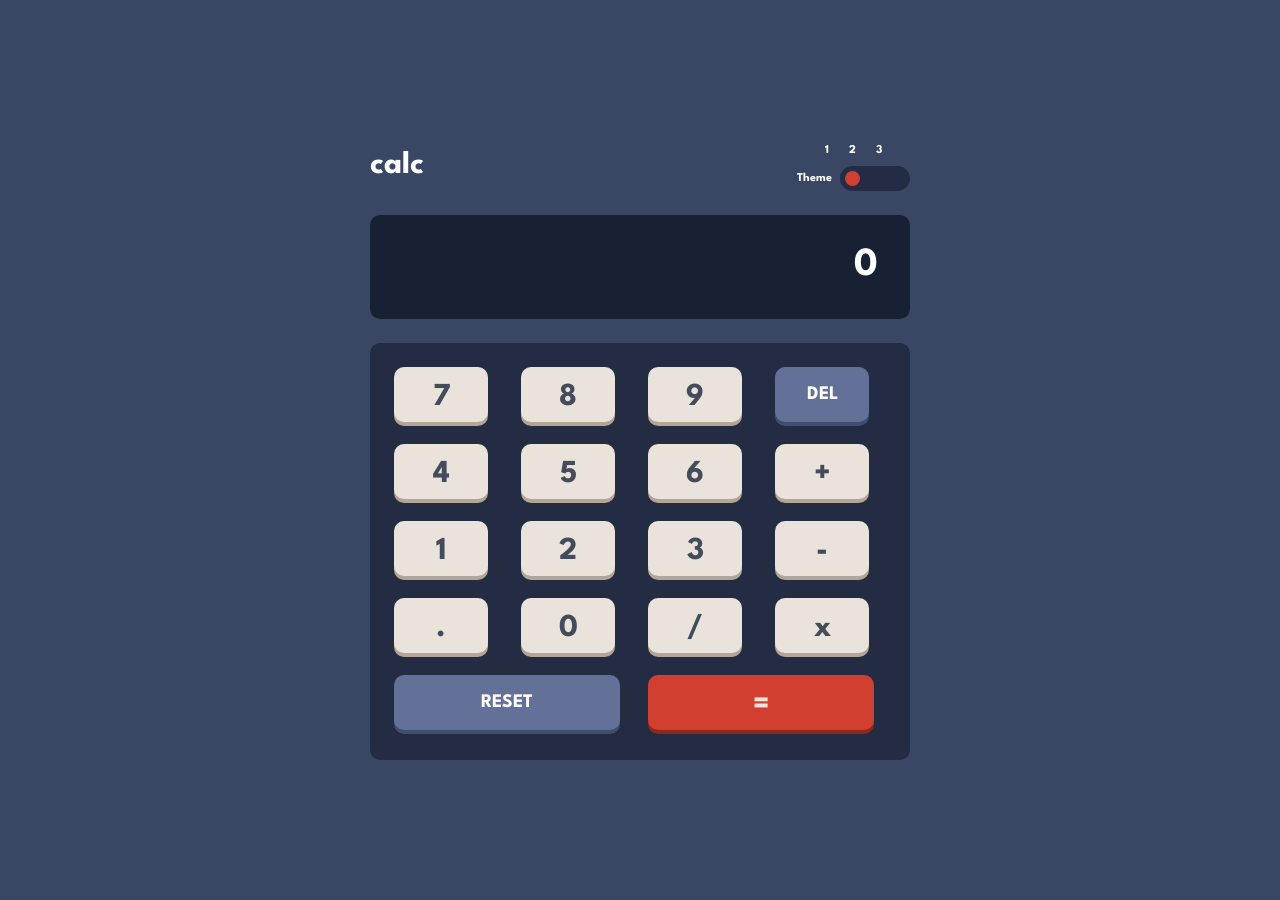
<file: calculator/code/index.html>
<!DOCTYPE html>
<html lang="en">
  <head>
    <meta charset="UTF-8" />
    <meta name="viewport" content="width=device-width, initial-scale=1.0" />
    <link
      rel="icon"
      type="image/png"
      sizes="32x32"
      href="../images/favicon-32x32.png"
    />
    <link rel="stylesheet" href="style.css" />

    <title>Frontend Mentor | Calculator app</title>
  </head>
  <body>
    <div class="calculator">
      <div class="calculator__header">
        <h1 class="calculator__title">calc</h1>
        <div class="theme-switcher">
          <div class="theme-switcher__options">
            <div class="theme-switcher__numbers">
              <span class="theme-switcher__number">1</span>
              <span class="theme-switcher__number">2</span>
              <span class="theme-switcher__number">3</span>
            </div>
            <div style="display: flex; align-items: center; gap: 8px">
            <span class="theme-switcher__label">Theme</span>
            <div class="theme-switcher__toggle">
              <div class="theme-switcher__toggle-ball"></div>
            </div>
          </div>
          </div>
        </div>
      </div>
      <div class="calculator__display">0</div>
      <div class="calculator__keypad">
        <button class="calculator__key calculator__key--num">7</button>
        <button class="calculator__key calculator__key--num">8</button>
        <button class="calculator__key calculator__key--num">9</button>
        <button class="calculator__key calculator__key--del">DEL</button>
        <button class="calculator__key calculator__key--num">4</button>
        <button class="calculator__key calculator__key--num">5</button>
        <button class="calculator__key calculator__key--num">6</button>
        <button class="calculator__key calculator__key--op">+</button>
        <button class="calculator__key calculator__key--num">1</button>
        <button class="calculator__key calculator__key--num">2</button>
        <button class="calculator__key calculator__key--num">3</button>
        <button class="calculator__key calculator__key--op">-</button>
        <button class="calculator__key calculator__key--num">.</button>
        <button class="calculator__key calculator__key--num">0</button>
        <button class="calculator__key calculator__key--op">/</button>
        <button class="calculator__key calculator__key--op">x</button>
        <button class="calculator__key calculator__key--reset">RESET</button>
        <button class="calculator__key calculator__key--equals">=</button>
      </div>
    </div>
    <script src="main.js"></script>
  </body>
</html>
</file>
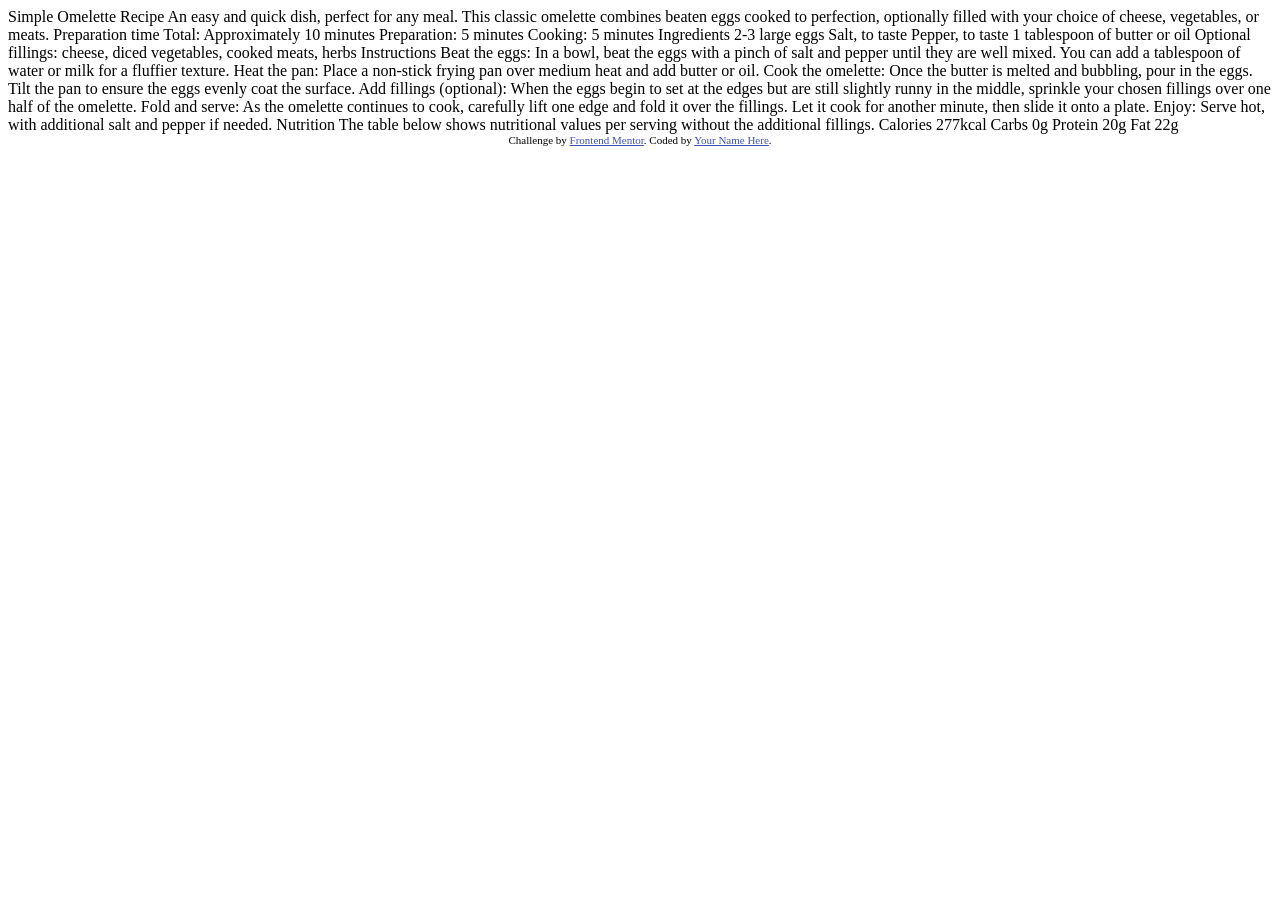
<file: recipe-page-main/recipe-page-main/index.html>
<!DOCTYPE html>
<html lang="en">
<head>
  <meta charset="UTF-8">
  <meta name="viewport" content="width=device-width, initial-scale=1.0"> <!-- displays site properly based on user's device -->

  <link rel="icon" type="image/png" sizes="32x32" href="./assets/images/favicon-32x32.png">
  
  <title>Frontend Mentor | Recipe page</title>

  <!-- Feel free to remove these styles or customise in your own stylesheet 👍 -->
  <style>
    .attribution { font-size: 11px; text-align: center; }
    .attribution a { color: hsl(228, 45%, 44%); }
  </style>
</head>
<body>

  Simple Omelette Recipe

  An easy and quick dish, perfect for any meal. This classic omelette combines beaten eggs cooked 
  to perfection, optionally filled with your choice of cheese, vegetables, or meats.

  Preparation time

  Total: Approximately 10 minutes
  Preparation: 5 minutes
  Cooking: 5 minutes

  Ingredients

  2-3 large eggs
  Salt, to taste
  Pepper, to taste
  1 tablespoon of butter or oil
  Optional fillings: cheese, diced vegetables, cooked meats, herbs

  Instructions

  Beat the eggs: In a bowl, beat the eggs with a pinch of salt and pepper until they are well mixed. 
  You can add a tablespoon of water or milk for a fluffier texture.

  Heat the pan: Place a non-stick frying pan over medium heat and add butter or oil.

  Cook the omelette: Once the butter is melted and bubbling, pour in the eggs. Tilt the pan to ensure 
  the eggs evenly coat the surface.

  Add fillings (optional): When the eggs begin to set at the edges but are still slightly runny in the 
  middle, sprinkle your chosen fillings over one half of the omelette.

  Fold and serve: As the omelette continues to cook, carefully lift one edge and fold it over the 
  fillings. Let it cook for another minute, then slide it onto a plate.

  Enjoy: Serve hot, with additional salt and pepper if needed.

  Nutrition

  The table below shows nutritional values per serving without the additional fillings.

  Calories
  277kcal

  Carbs
  0g

  Protein
  20g

  Fat
  22g
  
  <div class="attribution">
    Challenge by <a href="https://www.frontendmentor.io?ref=challenge" target="_blank">Frontend Mentor</a>. 
    Coded by <a href="#">Your Name Here</a>.
  </div>
</body>
</html>
</file>
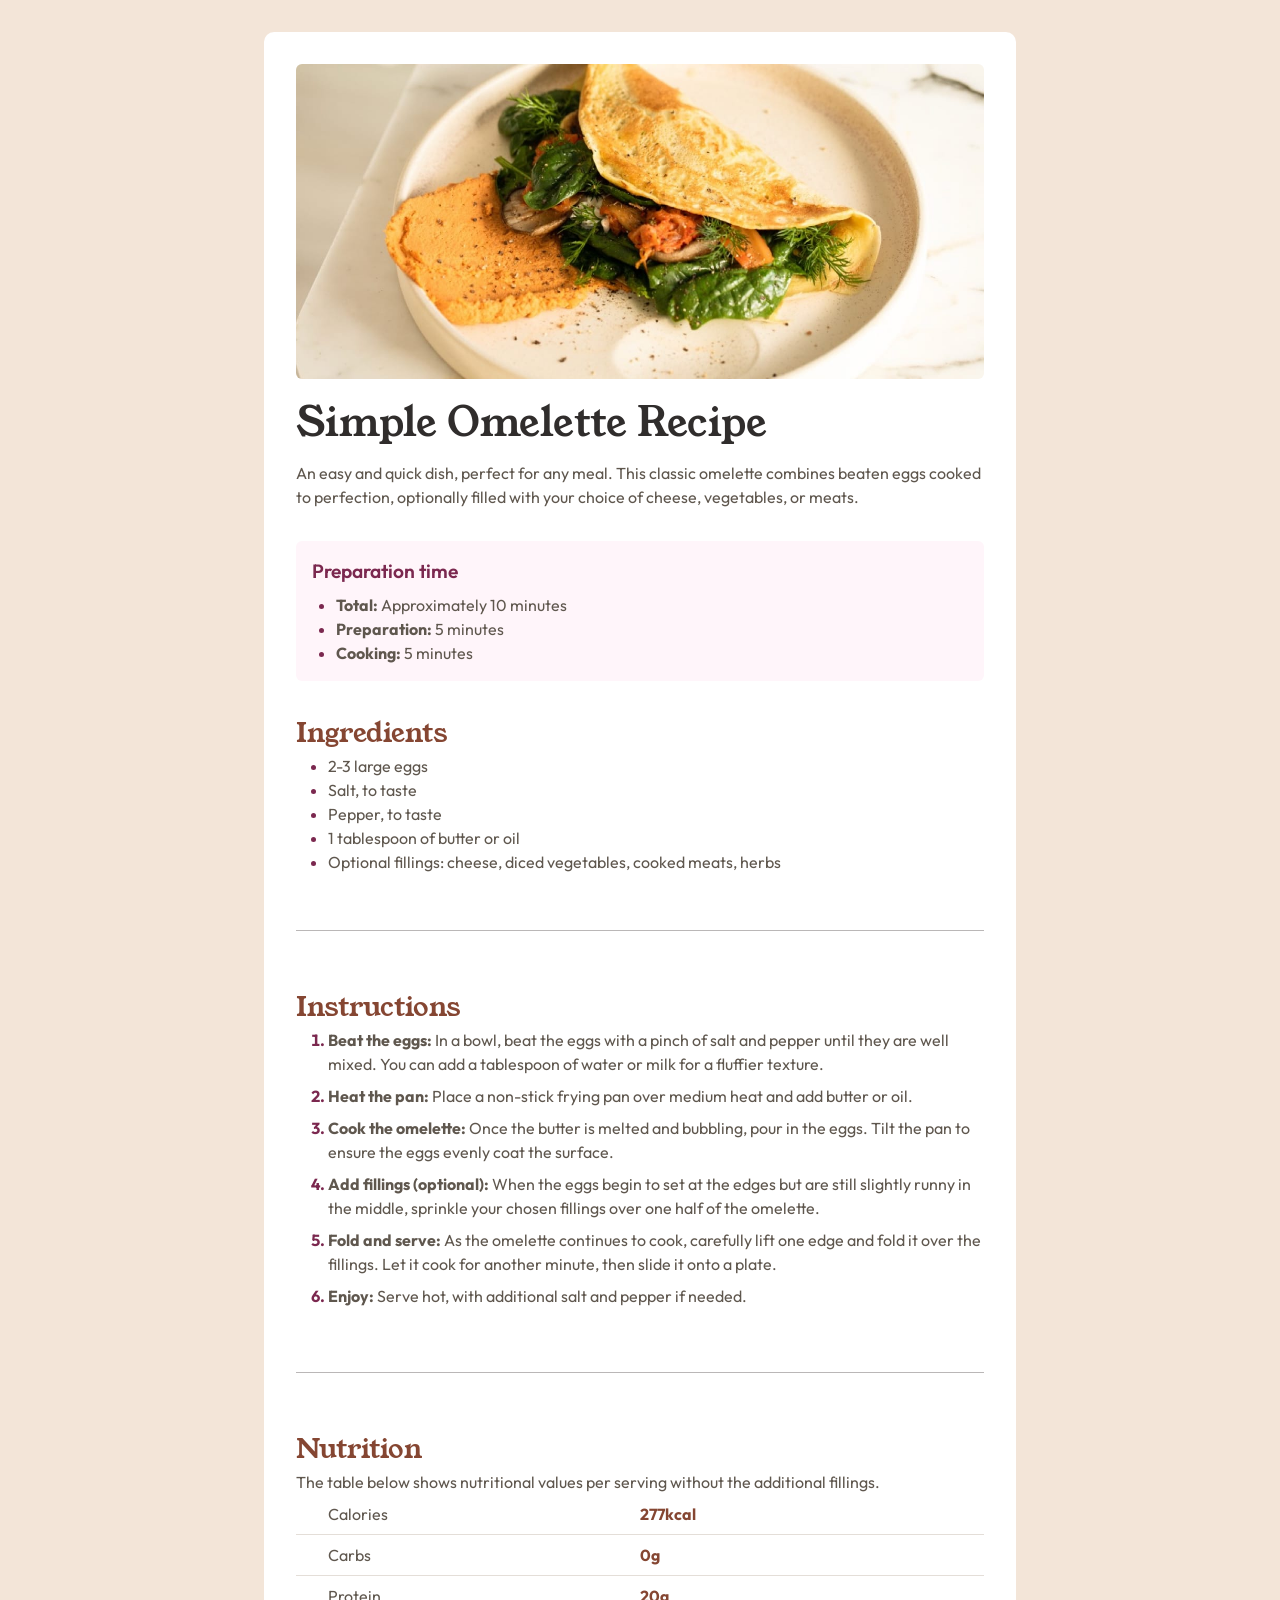
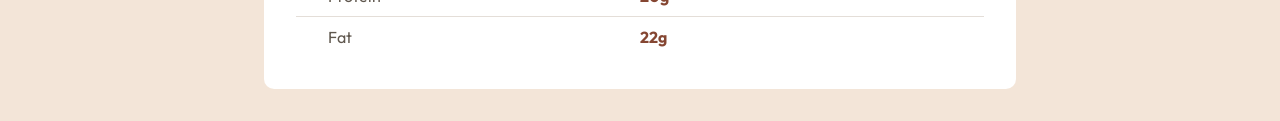
<file: recipe-page-main/recipe-page-main/design-with-BEM/index.html>
<!--
<!DOCTYPE html>
<html lang="en">
<head>
    <meta charset="UTF-8">
    <meta name="viewport" content="width=device-width, initial-scale=1.0">
    <title>Simple Omelette Recipe</title>
    <link rel="stylesheet" href="index.css">
</head>
<body>
    <div class="recipe">
        <header class="recipe__header">
            <img src="../assets/images/image-omelette.jpeg" alt="Image of Simple Omelette" class="recipe__image">
            <h1 class="recipe__title">Simple Omelette Recipe</h1>
            <p class="recipe__description">An easy and quick dish, perfect for any meal. This classic omelette combines beaten eggs cooked to perfection, optionally filled with your choice of cheese, vegetables, or meats.</p>
        </header>

        <section class="recipe__prep-time prep-time">
            <h2 class="prep-time__title">Preparation time</h2>
            <ul class="prep-time__list">
                <li class="prep-time__item"><strong>Total:</strong> Approximately 10 minutes</li>
                <li class="prep-time__item"><strong>Preparation:</strong> 5 minutes</li>
                <li class="prep-time__item"><strong>Cooking:</strong> 5 minutes</li>
            </ul>
        </section>

        <section class="recipe__ingredients ingredients">
            <h2 class="ingredients__title">Ingredients</h2>
            <ul class="ingredients__list">
                <li class="ingredients__item">2-3 large eggs</li>
                <li class="ingredients__item">Salt, to taste</li>
                <li class="ingredients__item">Pepper, to taste</li>
                <li class="ingredients__item">1 tablespoon of butter or oil</li>
                <li class="ingredients__item">Optional fillings: cheese, diced vegetables, cooked meats, herbs</li>
            </ul>
        </section>

        <hr>

        <section class="recipe__instructions instructions">
            <h2 class="instructions__title">Instructions</h2>
            <ol class="instructions__list">
                <li class="instructions__item"><strong>Beat the eggs:</strong> In a bowl, beat the eggs with a pinch of salt and pepper until they are well mixed. You can add a tablespoon of water or milk for a fluffier texture.</li>
                <li class="instructions__item"><strong>Heat the pan:</strong> Place a non-stick frying pan over medium heat and add butter or oil.</li>
                <li class="instructions__item"><strong>Cook the omelette:</strong> Once the butter is melted and bubbling, pour in the eggs. Tilt the pan to ensure the eggs evenly coat the surface.</li>
                <li class="instructions__item"><strong>Add fillings (optional):</strong> When the eggs begin to set at the edges but are still slightly runny in the middle, sprinkle your chosen fillings over one half of the omelette.</li>
                <li class="instructions__item"><strong>Fold and serve:</strong> As the omelette continues to cook, carefully lift one edge and fold it over the fillings. Let it cook for another minute, then slide it onto a plate.</li>
                <li class="instructions__item"><strong>Enjoy:</strong> Serve hot, with additional salt and pepper if needed.</li>
            </ol>
        </section>

        <hr>

        <section class="recipe__nutrition nutrition">
            <h2 class="nutrition__title">Nutrition</h2>
            <p class="nutrition__description">The table below shows nutritional values per serving without the additional fillings.</p>
            <div class="nutrition__item">
                <span class="nutrition__label">Calories</span>
                <span class="nutrition__value">277kcal</span>
            </div>
            <div class="nutrition__item">
                <span class="nutrition__label">Carbs</span>
                <span class="nutrition__value">0g</span>
            </div>
            <div class="nutrition__item">
                <span class="nutrition__label">Protein</span>
                <span class="nutrition__value">20g</span>
            </div>
            <div class="nutrition__item--last">
                <span class="nutrition__label">Fat</span>
                <span class="nutrition__value">22g</span>
            </div>            
        </section>
    </div>
</body>
</html> -->

<!-- New -->
<!DOCTYPE html>
<html lang="en">
<head>
    <meta charset="UTF-8">
    <meta name="viewport" content="width=device-width, initial-scale=1.0">
    <title>Simple Omelette Recipe</title>
    <link rel="stylesheet" href="index.css">
</head>
<body>
    <div class="recipe">
        <header class="recipe__header">
            <img src="../assets/images/image-omelette.jpeg" alt="Image of Simple Omelette" class="recipe__image">
            <h1 class="recipe__title">Simple Omelette Recipe</h1>
            <p class="recipe__description">An easy and quick dish, perfect for any meal. This classic omelette combines beaten eggs cooked to perfection, optionally filled with your choice of cheese, vegetables, or meats.</p>
        </header>

        <section class="recipe__prep-time">
            <h2 class="prep-time__title">Preparation time</h2>
            <ul class="prep-time__list">
                <li class="prep-time__item"><strong>Total:</strong> Approximately 10 minutes</li>
                <li class="prep-time__item"><strong>Preparation:</strong> 5 minutes</li>
                <li class="prep-time__item"><strong>Cooking:</strong> 5 minutes</li>
            </ul>
        </section>

        <section class="recipe__ingredients">
            <h2 class="ingredients__title">Ingredients</h2>
            <ul class="ingredients__list">
                <li class="ingredients__item">2-3 large eggs</li>
                <li class="ingredients__item">Salt, to taste</li>
                <li class="ingredients__item">Pepper, to taste</li>
                <li class="ingredients__item">1 tablespoon of butter or oil</li>
                <li class="ingredients__item">Optional fillings: cheese, diced vegetables, cooked meats, herbs</li>
            </ul>
        </section>

        <div class="recipe__separator"></div>

        <section class="recipe__instructions">
            <h2 class="instructions__title">Instructions</h2>
            <ol class="instructions__list">
                <li class="instructions__item"><strong>Beat the eggs:</strong> In a bowl, beat the eggs with a pinch of salt and pepper until they are well mixed. You can add a tablespoon of water or milk for a fluffier texture.</li>
                <li class="instructions__item"><strong>Heat the pan:</strong> Place a non-stick frying pan over medium heat and add butter or oil.</li>
                <li class="instructions__item"><strong>Cook the omelette:</strong> Once the butter is melted and bubbling, pour in the eggs. Tilt the pan to ensure the eggs evenly coat the surface.</li>
                <li class="instructions__item"><strong>Add fillings (optional):</strong> When the eggs begin to set at the edges but are still slightly runny in the middle, sprinkle your chosen fillings over one half of the omelette.</li>
                <li class="instructions__item"><strong>Fold and serve:</strong> As the omelette continues to cook, carefully lift one edge and fold it over the fillings. Let it cook for another minute, then slide it onto a plate.</li>
                <li class="instructions__item"><strong>Enjoy:</strong> Serve hot, with additional salt and pepper if needed.</li>
            </ol>
        </section>

        <div class="recipe__separator"></div>

        <section class="recipe__nutrition">
            <h2 class="nutrition__title">Nutrition</h2>
            <p class="nutrition__description">The table below shows nutritional values per serving without the additional fillings.</p>
            <div class="nutrition__item">
                <span class="nutrition__label">Calories</span>
                <span class="nutrition__value">277kcal</span>
            </div>
            <div class="nutrition__item">
                <span class="nutrition__label">Carbs</span>
                <span class="nutrition__value">0g</span>
            </div>
            <div class="nutrition__item">
                <span class="nutrition__label">Protein</span>
                <span class="nutrition__value">20g</span>
            </div>
            <div class="nutrition__item nutrition__item--last">
                <span class="nutrition__label">Fat</span>
                <span class="nutrition__value">22g</span>
            </div>            
        </section>
    </div>
</body>
</html>
</file>
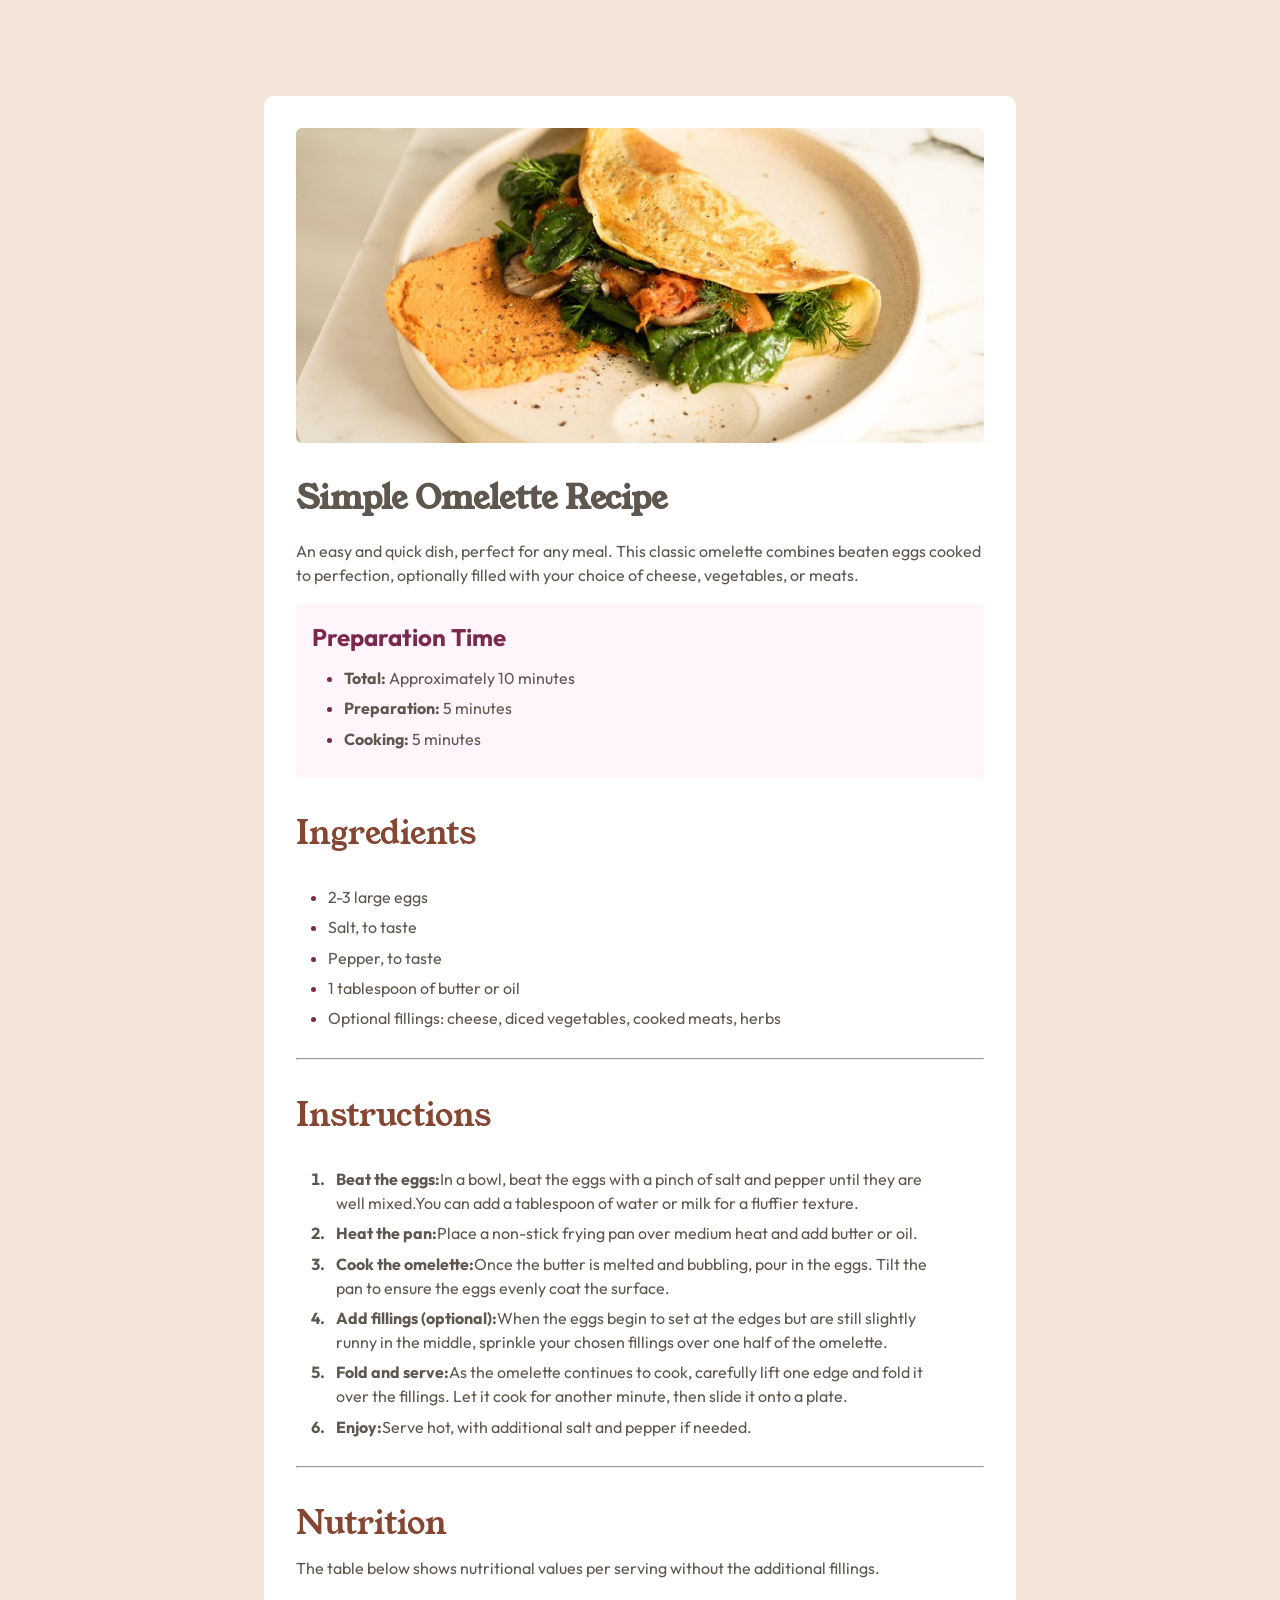
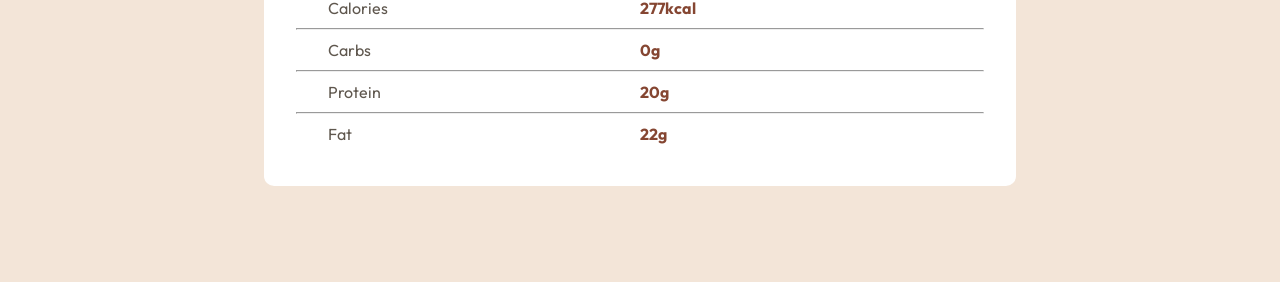
<file: recipe-page-main/recipe-page-main/design/index.html>
<!DOCTYPE html>
<html lang="en">
<head>
  <meta charset="UTF-8">
  <meta name="viewport" content="width=device-width, initial-scale=1.0">
  <title>Frontend Mentor | Recipe page</title>
  <link rel="stylesheet" href="style.css">
</head>
<body>
  <main>
    <div class="recipe-box">
      <img src="../assets/images/image-omelette.jpeg" alt="">
      <div class="first">
        <h1>Simple Omelette Recipe</h1>
      <p>
        An easy and quick dish, perfect for any meal. This classic omelette combines beaten eggs cooked
        to perfection, optionally filled with your choice of cheese, vegetables, or meats.
      </p>
      <div class="prep">
        <h2>Preparation Time</h2>
        <ul>
          <li><strong>Total:</strong> Approximately 10 minutes</li>
          <li><strong>Preparation:</strong> 5 minutes</li>
          <li><strong>Cooking:</strong> 5 minutes</li>
        </ul>
      </div>
      </div>
      <div class="ingredients">
<h1 class="small-heading">
  Ingredients
</h1>
<ul>
  <li>2-3 large eggs</li>
  <li>Salt, to taste</li>
  <li>Pepper, to taste</li>
  <li>1 tablespoon of butter or oil</li>
  <li>Optional fillings: cheese, diced vegetables, cooked meats, herbs</li>
</ul>
<hr>
      </div>
      <div class="instructions">
        <h1 class="small-heading">Instructions</h1>
      <ol>
        <li><p><strong>Beat the eggs:</strong>In a bowl, beat the eggs with a pinch of salt and pepper until they are well mixed.You can add a tablespoon of water or milk for a fluffier texture.</p></li>
        <li><p><strong>Heat the pan:</strong>Place a non-stick frying pan over medium heat and add butter or oil.</p></li>
        <li><p><strong>Cook the omelette:</strong>Once the butter is melted and bubbling, pour in the eggs. Tilt the pan to ensure
        the eggs evenly coat the surface.</p></li>
        <li><p><strong>Add fillings (optional):</strong>When the eggs begin to set at the edges but are still slightly runny in the
        middle, sprinkle your chosen fillings over one half of the omelette.</p></li>
        <li><p><strong>Fold and serve:</strong>As the omelette continues to cook, carefully lift one edge and fold it over the
        fillings. Let it cook for another minute, then slide it onto a plate.</p></li>
        <li><p><strong>Enjoy:</strong>Serve hot, with additional salt and pepper if needed.</p></li>
      </ol>
      <hr>
      </div>
      <div class="nutrition-div">
        <h1 class="small-heading nutrition">Nutrition</h1>
      <p>
        The table below shows nutritional values per serving without the additional fillings.
      </p>
      <div class="nutrition-grid">
        <div class="nutri-item">
          <p>Calories</p>
          <strong>277kcal</strong>
        </div>
        <hr>
        <div class="nutri-item">
          <p>Carbs</p>
          <strong>0g</strong>
        </div>
        <hr>
        <div class="nutri-item">
          <p>Protein</p>
          <strong>20g</strong>
        </div>
        <hr>
        <div class="nutri-item">
          <p>Fat</p>
          <strong>22g</strong>
        </div>
      </div>
      </div>
    </div>
  </main>
</body>
</html>
</file>
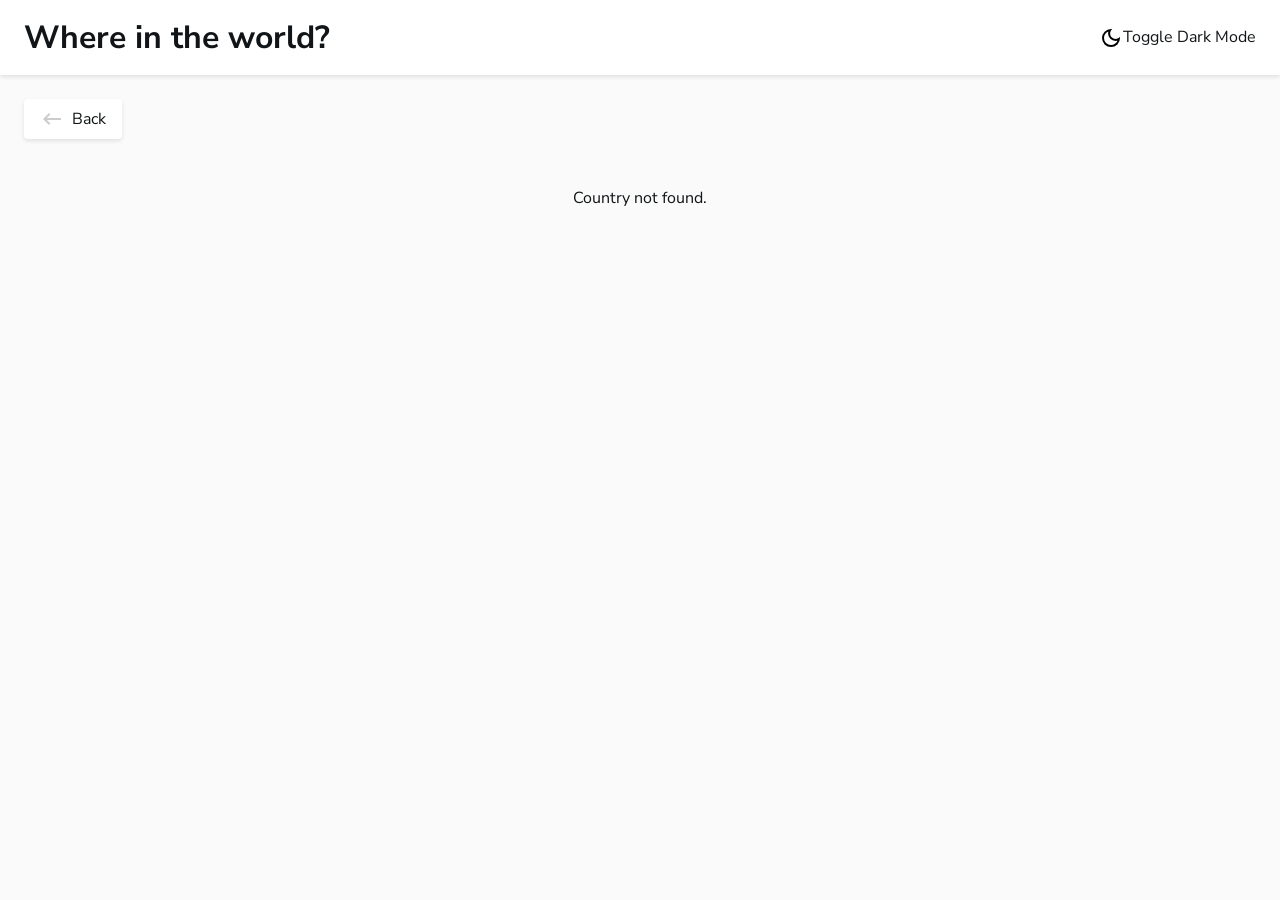
<file: code/details.html>
<!DOCTYPE html>
<html lang="en">
  <head>
    <meta charset="UTF-8" />
    <meta name="viewport" content="width=device-width, initial-scale=1.0" />
    <meta name="description" content="View detailed information about countries including population, region, capital, and more. Explore country details in dark or light mode." />
    <title>Country Details</title>
    <link rel="stylesheet" href="style_details.css" />
  </head>

  <body class="page">
    <header class="header">
      <div class="header__title"><h1>Where in the world?</h1></div>
      <div class="header__theme">
        <button class="header__theme-button" id="theme-mode" aria-label="Toggle Dark Mode">
          <img class="header__theme-icon" src="../assets/lightmode.svg" alt="Light Mode Icon" />
          <img class="header__theme-icon" src="../assets/darkmode.svg" alt="Dark Mode Icon" />
          Toggle Dark Mode
        </button>
      </div>
    </header>

    <main class="main-content">
      <div class="main-content__back">
        <button class="main-content__back-button" onclick="goBack()" aria-label="Go back to previous page">
          <img class="main-content__back-icon" src="../assets/back.svg" alt="Back Button Icon" />Back
        </button>
      </div>
      <div id="country-details" class="main-content__details" aria-live="polite"></div> <!-- Added aria-live -->
    </main>
    
    <script src="main.js"></script>
  </body>
</html>
</file>
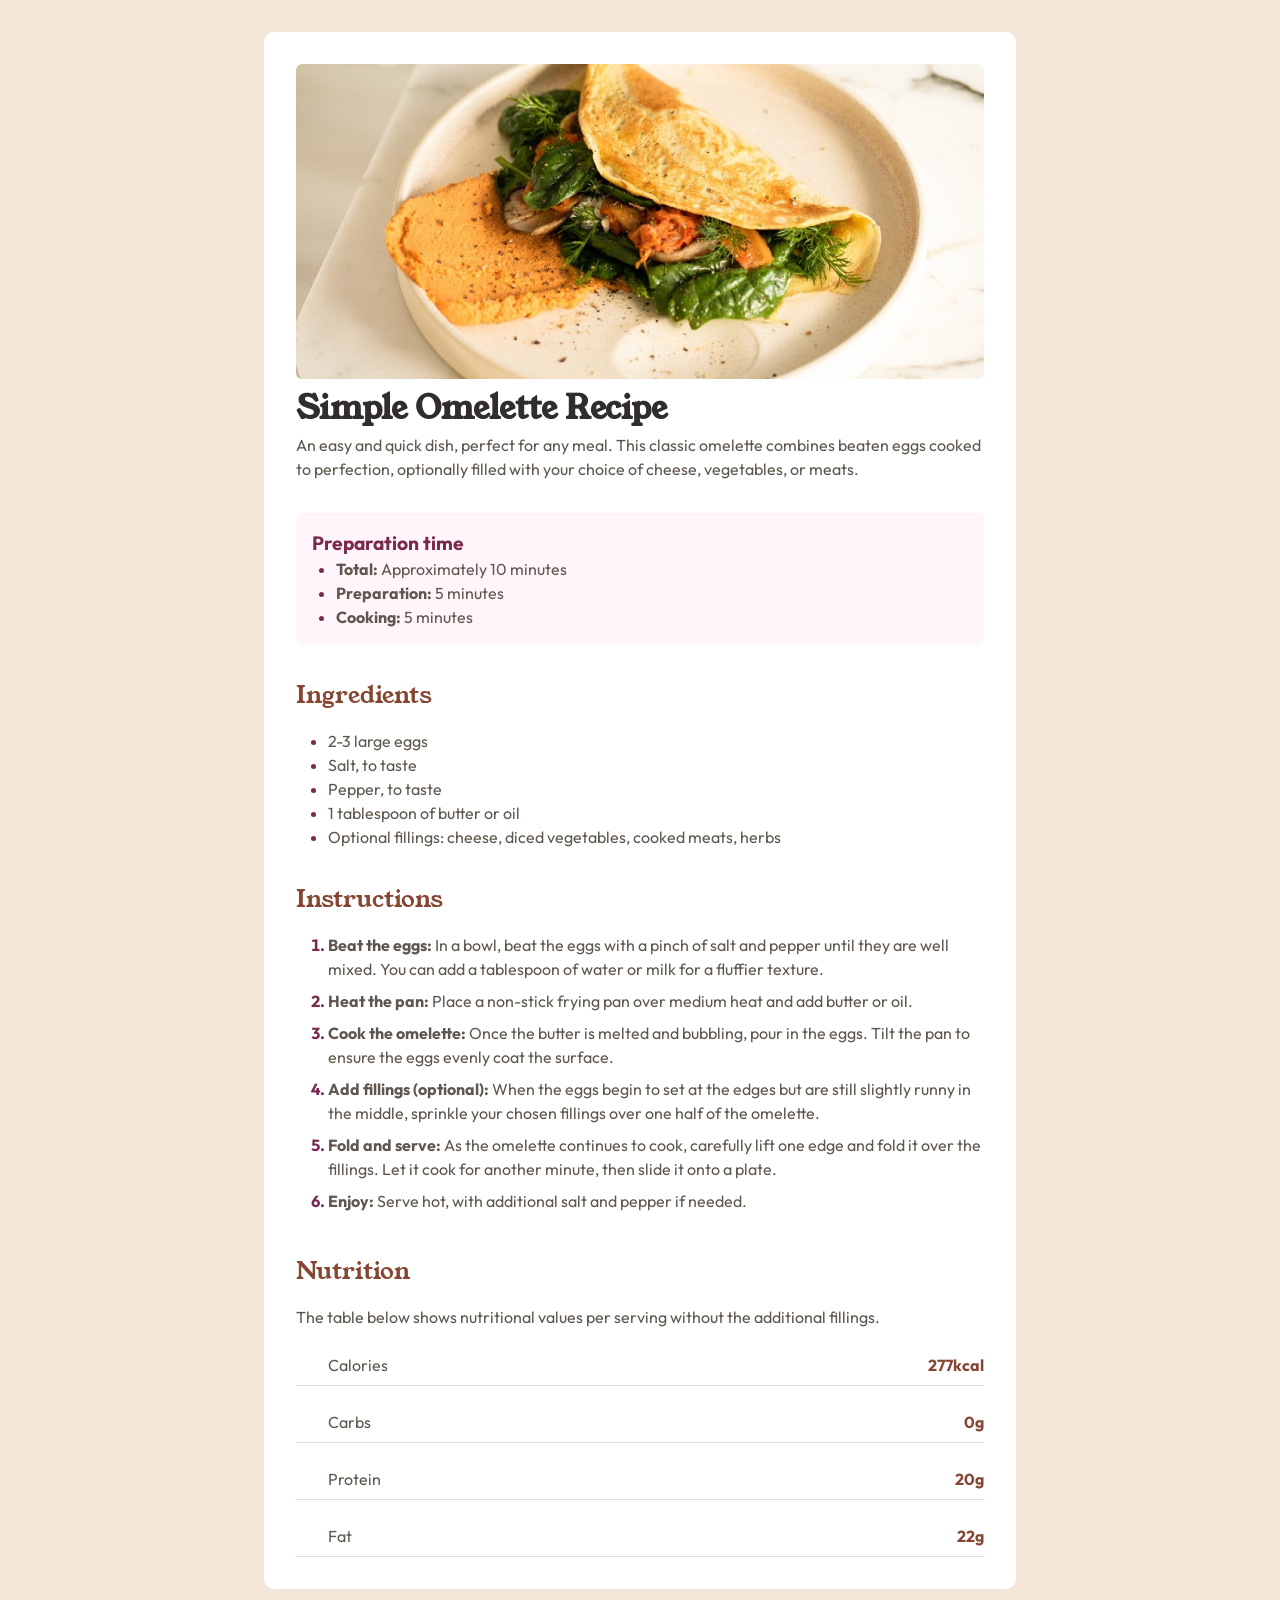
<file: recipe-page-main/recipe-page-main/design/testindex.html>
<!DOCTYPE html>
<html lang="en">
<head>
    <meta charset="UTF-8">
    <meta name="viewport" content="width=device-width, initial-scale=1.0">
    <title>Simple Omelette Recipe</title>
    <link rel="stylesheet" href="index.css">
</head>
<body>
    <div class="recipe">
        <header class="recipe__header">
            <img src="../assets/images/image-omelette.jpeg" alt="Image of Simple Omelette" class="recipe__image">
            <h1 class="recipe__title">Simple Omelette Recipe</h1>
            <p class="recipe__description">An easy and quick dish, perfect for any meal. This classic omelette combines beaten eggs cooked to perfection, optionally filled with your choice of cheese, vegetables, or meats.</p>
        </header>

        <section class="recipe__prep-time prep-time">
            <h2 class="prep-time__title">Preparation time</h2>
            <ul class="prep-time__list">
                <li class="prep-time__item"><strong>Total:</strong> Approximately 10 minutes</li>
                <li class="prep-time__item"><strong>Preparation:</strong> 5 minutes</li>
                <li class="prep-time__item"><strong>Cooking:</strong> 5 minutes</li>
            </ul>
        </section>

        <section class="recipe__ingredients ingredients">
            <h2 class="ingredients__title">Ingredients</h2>
            <ul class="ingredients__list">
                <li class="ingredients__item">2-3 large eggs</li>
                <li class="ingredients__item">Salt, to taste</li>
                <li class="ingredients__item">Pepper, to taste</li>
                <li class="ingredients__item">1 tablespoon of butter or oil</li>
                <li class="ingredients__item">Optional fillings: cheese, diced vegetables, cooked meats, herbs</li>
            </ul>
        </section>

        <section class="recipe__instructions instructions">
            <h2 class="instructions__title">Instructions</h2>
            <ol class="instructions__list">
                <li class="instructions__item"><strong>Beat the eggs:</strong> In a bowl, beat the eggs with a pinch of salt and pepper until they are well mixed. You can add a tablespoon of water or milk for a fluffier texture.</li>
                <li class="instructions__item"><strong>Heat the pan:</strong> Place a non-stick frying pan over medium heat and add butter or oil.</li>
                <li class="instructions__item"><strong>Cook the omelette:</strong> Once the butter is melted and bubbling, pour in the eggs. Tilt the pan to ensure the eggs evenly coat the surface.</li>
                <li class="instructions__item"><strong>Add fillings (optional):</strong> When the eggs begin to set at the edges but are still slightly runny in the middle, sprinkle your chosen fillings over one half of the omelette.</li>
                <li class="instructions__item"><strong>Fold and serve:</strong> As the omelette continues to cook, carefully lift one edge and fold it over the fillings. Let it cook for another minute, then slide it onto a plate.</li>
                <li class="instructions__item"><strong>Enjoy:</strong> Serve hot, with additional salt and pepper if needed.</li>
            </ol>
        </section>

        <section class="recipe__nutrition nutrition">
            <h2 class="nutrition__title">Nutrition</h2>
            <p class="nutrition__description">The table below shows nutritional values per serving without the additional fillings.</p>
            <div class="nutrition__item">
                <span class="nutrition__label">Calories</span>
                <span class="nutrition__value">277kcal</span>
            </div>
            <div class="nutrition__item">
                <span class="nutrition__label">Carbs</span>
                <span class="nutrition__value">0g</span>
            </div>
            <div class="nutrition__item">
                <span class="nutrition__label">Protein</span>
                <span class="nutrition__value">20g</span>
            </div>
            <div class="nutrition__item">
                <span class="nutrition__label">Fat</span>
                <span class="nutrition__value">22g</span>
            </div>
        </section>
    </div>
</body>
</html>
</file>
<file: calculator/code/style.css>
@import url("https://fonts.googleapis.com/css2?family=Barlow+Semi+Condensed:wght@100..900&family=League+Spartan:wght@100..900&family=Manrope:wght@200..800&family=Raleway:wght@100..900&display=swap");
:root {
  --bg-main-1: #3a4764;
  --bg-toggle-1: #232c43;
  --bg-screen-1: #182034;
  --key-bg-1: #eae3dc;
  --key-shadow-1: #b4a597;
  --key-bg-red-1: #637097;
  --key-shadow-red-1: #404e72;
  --key-bg-equals-1: #d03f2f;
  --key-shadow-equals-1: #93261a;
  --text-dark-1: #444b5a;
  --text-light-1: #ffffff;
  --key-hover-1: #ffffff;
  --key-hover-red-1: #9dafdd;
  --key-hover-equals-1: #cf6a5f;
}

body {
  margin: 0;
  min-height: 100vh;
  display: flex;
  justify-content: center;
  align-items: center;
  font-family: "League Spartan", sans-serif;
  background-color: var(--bg-main-1);
  transition: background-color 0.3s;
}

body.theme-2 {
  --bg-main-1: #e6e6e6;
  --bg-toggle-1: #d3cdcd;
  --bg-screen-1: #eeeeee;
  --key-bg-1: #e5e4e1;
  --key-shadow-1: #a79e91;
  --key-bg-red-1: #388187;
  --key-shadow-red-1: #1b6066;
  --key-bg-equals-1: #c85402;
  --key-shadow-equals-1: #873901;
  --text-dark-1: #35352c;
  --text-light-1: #ffffff;
  --key-hover-1: #ffffff;
  --key-hover-red-1: #36d1df;
  --key-hover-equals-1: #ed873f;
}

body.theme-2 .calculator__title,
body.theme-2 .calculator .theme-switcher__label,
body.theme-2 .calculator .theme-switcher__numbers, body.theme-2 .calculator__display {
  color: var(--text-dark-1);
}

body.theme-3 {
  --bg-main-1: #17062a;
  --bg-toggle-1: #1e0936;
  --bg-screen-1: #1e0936;
  --key-bg-1: #331c4d;
  --key-shadow-1: #881c9e;
  --key-bg-red-1: #56077c;
  --key-shadow-red-1: #be15f4;
  --key-bg-equals-1: #00e0d1;
  --key-shadow-equals-1: #6cf9f2;
  --text-dark-1: #ffe53d;
  --text-light-1: #ffffff;
  --key-hover-1: #6a34a2;
  --key-hover-red-1: #9e1aca;
  --key-hover-equals-1: #6cf9f2;
}
body.theme-3 .calculator__title,
body.theme-3 .calculator .theme-switcher__label,
body.theme-3 .calculator .theme-switcher__numbers, body.theme-3 .calculator__display {
  color: var(--text-dark-1);
}
body.theme-3 body.theme-1 .calculator__title,
body.theme-3 body.theme-1 .calculator .theme-switcher__label,
body.theme-3 body.theme-1 .calculator .theme-switcher__numbers, body.theme-3 body.theme-1 .calculator__display {
  color: var(--text-light-1);
}

.calculator {
  width: 100%;
  max-width: 540px;
  padding: 2rem;
}
.calculator__header {
  display: flex;
  justify-content: space-between;
  align-items: center;
  color: var(--text-light-1);
}
.calculator__title {
  margin: 0;
  font-size: 2rem;
  font-weight: 700;
}
.calculator__display {
  background-color: var(--bg-screen-1);
  color: var(--text-light-1);
  padding: 2rem;
  text-align: right;
  font-size: 2.5rem;
  font-weight: 700;
  margin: 1.5rem 0;
  border-radius: 10px;
  min-height: 2.5rem;
  overflow-x: auto;
  white-space: nowrap;
}
.calculator__keypad {
  background-color: var(--bg-toggle-1);
  padding: 1.5rem;
  border-radius: 10px;
  display: grid;
  grid-template-columns: repeat(4, 1fr);
  gap: 1rem;
}
.calculator__key {
  background-color: var(--key-bg-1);
  box-shadow: 0 4px var(--key-shadow-1);
  color: var(--text-dark-1);
  border: none;
  border-radius: 10px;
  padding: 1rem;
  font-size: 2rem;
  font-weight: 700;
  cursor: pointer;
  font-family: "League Spartan", sans-serif;
  width: 85%;
  height: 90%;
}
.calculator__key:hover {
  background-color: var(--key-hover-1);
}
.calculator__key--del, .calculator__key--reset {
  background-color: var(--key-bg-red-1);
  box-shadow: 0 4px var(--key-shadow-red-1);
  color: white;
  font-size: 1.2rem;
}
.calculator__key--del:hover, .calculator__key--reset:hover {
  background-color: var(--key-hover-red-1);
}
.calculator__key--reset {
  grid-column: span 2/span 2;
  width: 95%;
}
.calculator__key--equals {
  background-color: var(--key-bg-equals-1);
  box-shadow: 0 4px var(--key-shadow-equals-1);
  color: var(--key-bg-1);
  grid-column: span 2/span 2;
  grid-column-start: 3;
  width: 95%;
}
.calculator__key--equals:hover {
  background-color: var(--key-hover-equals-1);
}

.theme-switcher {
  display: flex;
  align-items: center;
  gap: 1rem;
  font-size: 0.75rem;
  font-weight: 700;
}
.theme-switcher__label {
  font-weight: 700;
}
.theme-switcher__options {
  display: flex;
  flex-direction: column;
  align-items: center;
}
.theme-switcher__numbers {
  display: flex;
  justify-content: space-around;
  margin-bottom: 5px;
  font-weight: 700;
}
.theme-switcher__number {
  margin: 0 5px;
  padding: 0.3rem;
}
.theme-switcher__toggle {
  width: 70px;
  height: 25px;
  background-color: var(--bg-toggle-1);
  border-radius: 25px;
  position: relative;
  cursor: pointer;
}
.theme-switcher__toggle-ball {
  width: 15px;
  height: 15px;
  background-color: var(--key-bg-equals-1);
  border-radius: 50%;
  position: absolute;
  top: 5px;
  left: 5px;
  transition: left 0.3s;
}
.theme-switcher__toggle-ball:hover {
  background-color: var(--key-hover-equals-1);
}

@media (max-width: 480px) {
  .calculator {
    padding: 1rem;
  }
  .calculator__keypad {
    gap: 0.75rem;
    padding: 1rem;
  }
  .calculator__key {
    font-size: 1.25rem;
    padding: 0.75rem;
  }
  .calculator__display {
    font-size: 2rem;
    padding: 1.5rem;
  }
}/*# sourceMappingURL=style.css.map */
</file>
<file: recipe-page-main/recipe-page-main/design-with-BEM/index.css>
@import url('https://fonts.googleapis.com/css2?family=Young+Serif&display=swap');
@import url('https://fonts.googleapis.com/css2?family=Outfit:wght@100..900&family=Young+Serif&display=swap');

:root {
    /* Primary Colors */
    --primary-text: hsl(30, 10%, 34%);
    --primary-bg: #F3E5D8;
    --primary-heading: hsl(24, 5%, 18%);
    --primary-accent: hsl(14, 45%, 36%);
    
    /* Secondary Colors */
    --secondary-bg: #fff;
    --secondary-accent: hsl(332, 51%, 32%);
    --secondary-light-bg: hsl(330, 100%, 98%);
    --secondary-border: hsl(30, 18%, 87%);
    
    /* Misc */
    --grey-line: rgb(186, 183, 183);
}

*, *::before, *::after {
    margin: 0;
    padding: 0;
    box-sizing: border-box;
}

body {
    font-size: 16px;
    line-height: 1.5;
    -webkit-font-smoothing: antialiased;
    background-color: var(--primary-bg);
    color: var(--primary-text);
    font-family: 'Outfit', sans-serif;
    display: flex;
    justify-content: center;
    align-items: center;
    min-height: 100vh;
    padding: 2rem;
}

.recipe {
    max-width: 752px;
    background-color: var(--secondary-bg);
    padding: 2rem;
    border-radius: 10px;
    display: flex;
    flex-direction: column;
    gap: 2rem;
}

.recipe__image {
    width: 100%;
    border-radius: 6px;
}

.recipe__title {
    font-family: 'Young Serif', serif;
    font-size: 2.5rem;
    color: var(--primary-heading);
    font-weight: 400;
    margin-top: 0.5rem;
    margin-bottom: 0.5rem;
}

.recipe__description {
    color: var(--primary-text);
}

.recipe__prep-time {
    background-color: var(--secondary-light-bg);
    padding: 1rem;
    border-radius: 6px;
}

.prep-time__title {
    color: var(--secondary-accent);
    font-size: 1.2rem;
    font-weight: 600;
    margin-bottom: 0.5rem;
}

.prep-time__list {
    padding-left: 1.5rem;
    color: var(--primary-text);
}

.ingredients, .instructions, .nutrition {
    display: flex;
    flex-direction: column;
    gap: 1rem;
}

.ingredients__title, .instructions__title, .nutrition__title {
    font-family: 'Young Serif', serif;
    font-size: 1.7rem;
    font-weight: 400;
    color: var(--primary-accent);
}

ul, ol {
    padding-left: 2rem;
}

ul li::marker, ol li::marker {
    color: var(--secondary-accent);
    font-weight: bold;
}

.instructions__list li {
    padding-bottom: 0.5rem;
}

.nutrition__item {
    display: grid;
    grid-template-columns: 1fr 1fr;
    align-items: center;
    padding: 0.5rem 0;
    border-bottom: 1px solid var(--secondary-border);
}

.nutrition__label {
    text-align: left;
    padding-left: 2rem;
}

.nutrition__value {
    text-align: left;
    font-weight: bold;
    color: var(--primary-accent);
}

.nutrition__item--last {
    border-bottom: none;
}

.recipe__separator {
    border: 0;
    height: 1px;
    background-color: var(--grey-line);
    margin: 1.5rem 0;
}

@media screen and (max-width: 768px) {
    body {
        padding: 0;
    }
    .recipe {
        padding: 1rem;
        gap: 1rem;
    }
    .recipe__image {
        border-radius: 0px;
    }
}

@media screen and (max-width: 480px) {
    .recipe__title {
        font-size: 1.8rem;
    }
    .prep-time__title {
        font-size: 1.2rem;
    }
    .ingredients__title, .instructions__title, .nutrition__title {
        font-size: 1.5rem;
    }
    p, li {
        font-size: 0.95rem;
    }
}
</file>
<file: recipe-page-main/recipe-page-main/design/style.css>
@import url('https://fonts.googleapis.com/css2?family=Young+Serif&display=swap');
@import url('https://fonts.googleapis.com/css2?family=Outfit:wght@100..900&family=Young+Serif&display=swap');
*, *::before, *::after {
    margin: 0;
    padding: 0;
    box-sizing: border-box;
}
body {
    font-size: 16px;
    line-height: 1.5;
    -webkit-font-smoothing: antialiased;
}
a {
    text-decoration: none;
    color: inherit;
}
img, canvas, svg {
    max-width: 100%;
    height: auto;
    display: block;
}

:root{
    --White:hsl(0, 0%, 100%);
    --Stone-100:hsl(30, 54%, 90%);
    --Stone-150:hsl(30, 18%, 87%);
    --Stone-600:hsl(30, 10%, 34%);
    --Stone-900:hsl(24, 5%, 18%);
    --Brown-800:hsl(14, 45%, 36%);
    --Rose-800:hsl(332, 51%, 32%);
    --Rose-50:hsl(330, 100%, 98%);
}
main{
    display: flex;
    justify-content: center;
    align-items: center;
    padding: 6rem 0;
    background-color: #F3E5D8;
    color: var(--Stone-600);
    min-height: 100vh;
    font-family: 'Outfit', sans-serif;
}
.recipe-box{
    display: flex;
    flex-direction: column;
    gap: 2rem;
    max-width: 752px;
    background-color: #ffff;
    padding: 2rem;
    border-radius: 10px;
}
.recipe-box img{
    border-radius: 6px;
}
.first{
    display: flex;
    flex-direction: column;
    gap: 1rem;
    font-size: medium;
}
.recipe-box h1{
    font-family: 'Young Serif', serif;
    font-weight: 600;
}
.prep{
    background-color: var(--Rose-50);
    padding: 1rem;
    border-radius: 6px;
}
.prep h2{
    color: var(--Rose-800);
}
.ingredients{
    display: flex;
    flex-direction: column;
    gap: 1rem;
}
ul{
    color: var(--Stone-600);
    padding:0.5rem 2rem;
}
li{
    padding: 0.2rem 0;
}
ul li::marker{
    color: var(--Rose-800);
}
.instructions{
    display: flex;
    flex-direction: column;
    gap: 1rem;
}
h1.small-heading{
    color: var(--Brown-800);
    font-weight: 400;
}
ol{
    color: var(--Stone-600);
    padding:0.5rem 2rem;
}
ol li::marker {
    font-weight: bold;
}
ol li p{
    padding:0 0.5rem;
}
.nutrition-div{
    display: flex;
    flex-direction: column;
    gap: 0.5rem;
}
.nutrition-grid{
    display: grid;
    grid-template-columns: 1fr;
}
.nutrition-grid div{
    display: grid;
    grid-template-columns: 1fr 1fr;
    padding: 0.5rem 0;
}
.nutrition-grid div p{
    padding-left: 2rem;
}
.nutrition-grid div strong{
    color: var(--Brown-800);
}
@media screen and (max-width: 768px){
    main{
        padding: 0;
    }
    .recipe-box{
        padding: 0rem;
        gap: 1rem;
    }
    .recipe-box img{
        border-radius: 0px;
    }
    .ingredients, .instructions, .nutrition-div, .first{
        padding: 1rem;
    }

}
@media screen and (max-width: 480px){
    h1 {
            font-size: 1.8rem;
    }
    
    h1.small-heading {
            font-size: 1.5rem;
    }
    
    .prep h2 {
            font-size: 1.2rem;
    }
    
    p,li {
            font-size: 0.95rem;
    }
    
}
</file>
<file: code/style_details.css>
/* Import Google Font */
@import url("https://fonts.googleapis.com/css2?family=Nunito+Sans:ital,wght@0,200..1000;1,200..1000&display=swap");
:root {
  --background-color: hsl(0, 0%, 98%);
  --text-color: hsl(200, 15%, 8%);
  --elements-color: hsl(0, 0%, 100%);
  --shadow: rgba(0, 0, 0, 0.1);
}

body.dark {
  --background-color: hsl(207, 26%, 17%);
  --text-color: hsl(0, 0%, 100%);
  --elements-color: hsl(209, 23%, 22%);
  --shadow: rgba(0, 0, 0, 0.1);
}

.header__theme-button img {
  filter: invert(1);
  color: var(--text-color);
}
.header__theme-button img:last-child {
  display: none;
}
.dark .header__theme-button img:first-child {
  display: none;
}
.dark .header__theme-button img:last-child {
  display: block;
}

* {
  box-sizing: border-box;
  margin: 0;
  padding: 0;
  font-family: "Nunito Sans", sans-serif;
}

.page {
  background-color: var(--background-color);
  color: var(--text-color);
  transition: background-color 0.3s ease-in-out, color 0.3s ease-in-out;
}

.header {
  display: flex;
  justify-content: space-between;
  align-items: center;
  background-color: var(--elements-color);
  padding: 16px 24px;
  box-shadow: 0px 2px 4px var(--shadow);
  font-weight: 600;
}

.header__theme-button {
  display: flex;
  background: none;
  border: none;
  font-size: 1rem;
  cursor: pointer;
  color: inherit;
}

.main-content__back {
  padding: 24px;
}
.main-content__back-button {
  display: flex;
  align-items: center;
  gap: 8px;
  padding: 8px 16px;
  font-size: 16px;
  border: none;
  background-color: var(--elements-color);
  color: var(--text-color);
  box-shadow: 0px 2px 4px var(--shadow);
  cursor: pointer;
  border-radius: 4px;
  transition: background-color 0.3s ease;
}
.main-content__back-button:hover {
  background-color: hsl(210, 22%, 30%);
  color: white;
}

.main-content__details {
  padding: 24px;
  display: flex;
  flex-wrap: wrap;
  gap: 40px;
  justify-content: center;
}

.country__flag img {
  width: 100%;
  max-width: 500px;
  height: auto;
  border-radius: 8px;
  box-shadow: 0px 2px 6px var(--shadow);
}

.country__details-card {
  max-width: 600px;
  display: flex;
  flex-direction: column;
  gap: 16px;
}

.country__info {
  display: flex;
  flex-wrap: wrap;
  gap: 20px;
}
.country__info div {
  min-width: 250px;
}
.country__info p {
  margin-bottom: 8px;
}

.country__border {
  display: flex;
  flex-wrap: wrap;
  gap: 8px;
  margin-top: 16px;
}
.country__border-item,
.country__border button.country__border-item {
  background-color: var(--elements-color);
  padding: 6px 12px;
  box-shadow: 0px 2px 4px var(--shadow);
  border-radius: 4px;
  font-size: 14px;
  font-weight: 600;
  cursor: pointer;
  border: none;
  transition: background-color 0.3s ease;
}
.country__border-item:hover,
.country__border button.country__border-item:hover {
  background-color: hsl(210, 22%, 30%);
  color: white;
}/*# sourceMappingURL=style_details.css.map */
</file>
<file: recipe-page-main/recipe-page-main/design/index.css>
@import url('https://fonts.googleapis.com/css2?family=Young+Serif&display=swap');
@import url('https://fonts.googleapis.com/css2?family=Outfit:wght@100..900&family=Young+Serif&display=swap');

*, *::before, *::after {
    margin: 0;
    padding: 0;
    box-sizing: border-box;
}

body {
    font-size: 16px;
    line-height: 1.5;
    -webkit-font-smoothing: antialiased;
    background-color: #F3E5D8;
    color: hsl(30, 10%, 34%);
    font-family: 'Outfit', sans-serif;
    display: flex;
    justify-content: center;
    align-items: center;
    min-height: 100vh;
    padding: 2rem;
}

.recipe {
    max-width: 752px;
    background-color: #fff;
    padding: 2rem;
    border-radius: 10px;
    display: flex;
    flex-direction: column;
    gap: 2rem;
}

.recipe__header img {
    width: 100%;
    border-radius: 6px;
}

.recipe__title {
    font-family: 'Young Serif', serif;
    font-size: 2rem;
    font-weight: 600;
    color: hsl(24, 5%, 18%);
}

.recipe__description {
    color: hsl(30, 10%, 34%);
}

.recipe__prep-time {
    background-color: hsl(330, 100%, 98%);
    padding: 1rem;
    border-radius: 6px;
}

.prep-time__title {
    color: hsl(332, 51%, 32%);
    font-size: 1.2rem;
    font-weight: bold;
}

.prep-time__list {
    padding-left: 1.5rem;
    color: hsl(30, 10%, 34%);
}

.ingredients, .instructions, .nutrition {
    display: flex;
    flex-direction: column;
    gap: 1rem;
}

.ingredients__title, .instructions__title, .nutrition__title {
    font-family: 'Young Serif', serif;
    font-size: 1.5rem;
    font-weight: 400;
    color: hsl(14, 45%, 36%);
}

ul, ol {
    padding-left: 2rem;
}

ul li::marker, ol li::marker {
    color: hsl(332, 51%, 32%);
    font-weight: bold;
}

.instructions__list li {
    padding-bottom: 0.5rem;
}

.nutrition__item {
    display: flex;
    justify-content: space-between;
    padding: 0.5rem 0;
    border-bottom: 1px solid hsl(30, 18%, 87%);
}

.nutrition__label {
    padding-left: 2rem;
}

.nutrition__value {
    color: hsl(14, 45%, 36%);
    font-weight: bold;
}

@media screen and (max-width: 768px) {
    body {
        padding: 0;
    }
    .recipe {
        padding: 1rem;
        gap: 1rem;
    }
    .recipe__header img {
        border-radius: 0px;
    }
}

@media screen and (max-width: 480px) {
    .recipe__title {
        font-size: 1.8rem;
    }
    .prep-time__title {
        font-size: 1.2rem;
    }
    .ingredients__title, .instructions__title, .nutrition__title {
        font-size: 1.5rem;
    }
    p, li {
        font-size: 0.95rem;
    }
}
</file>
